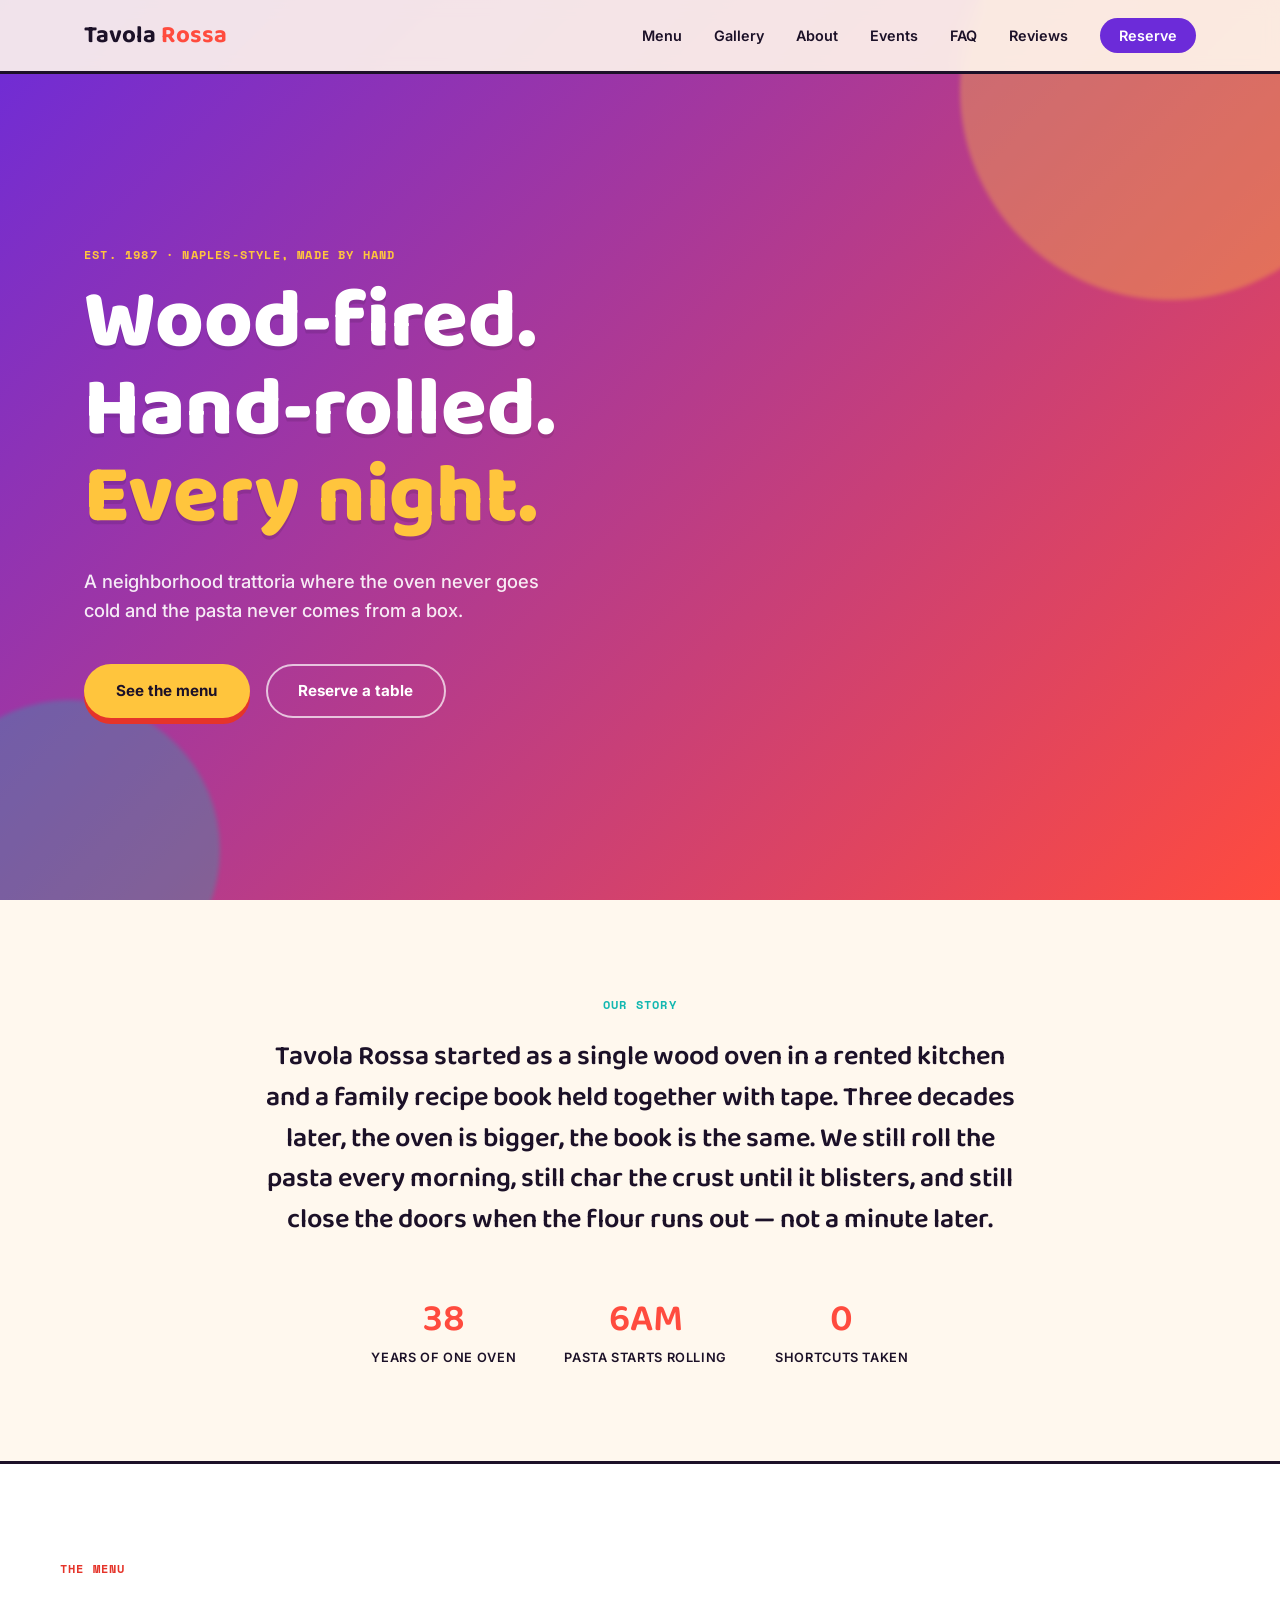
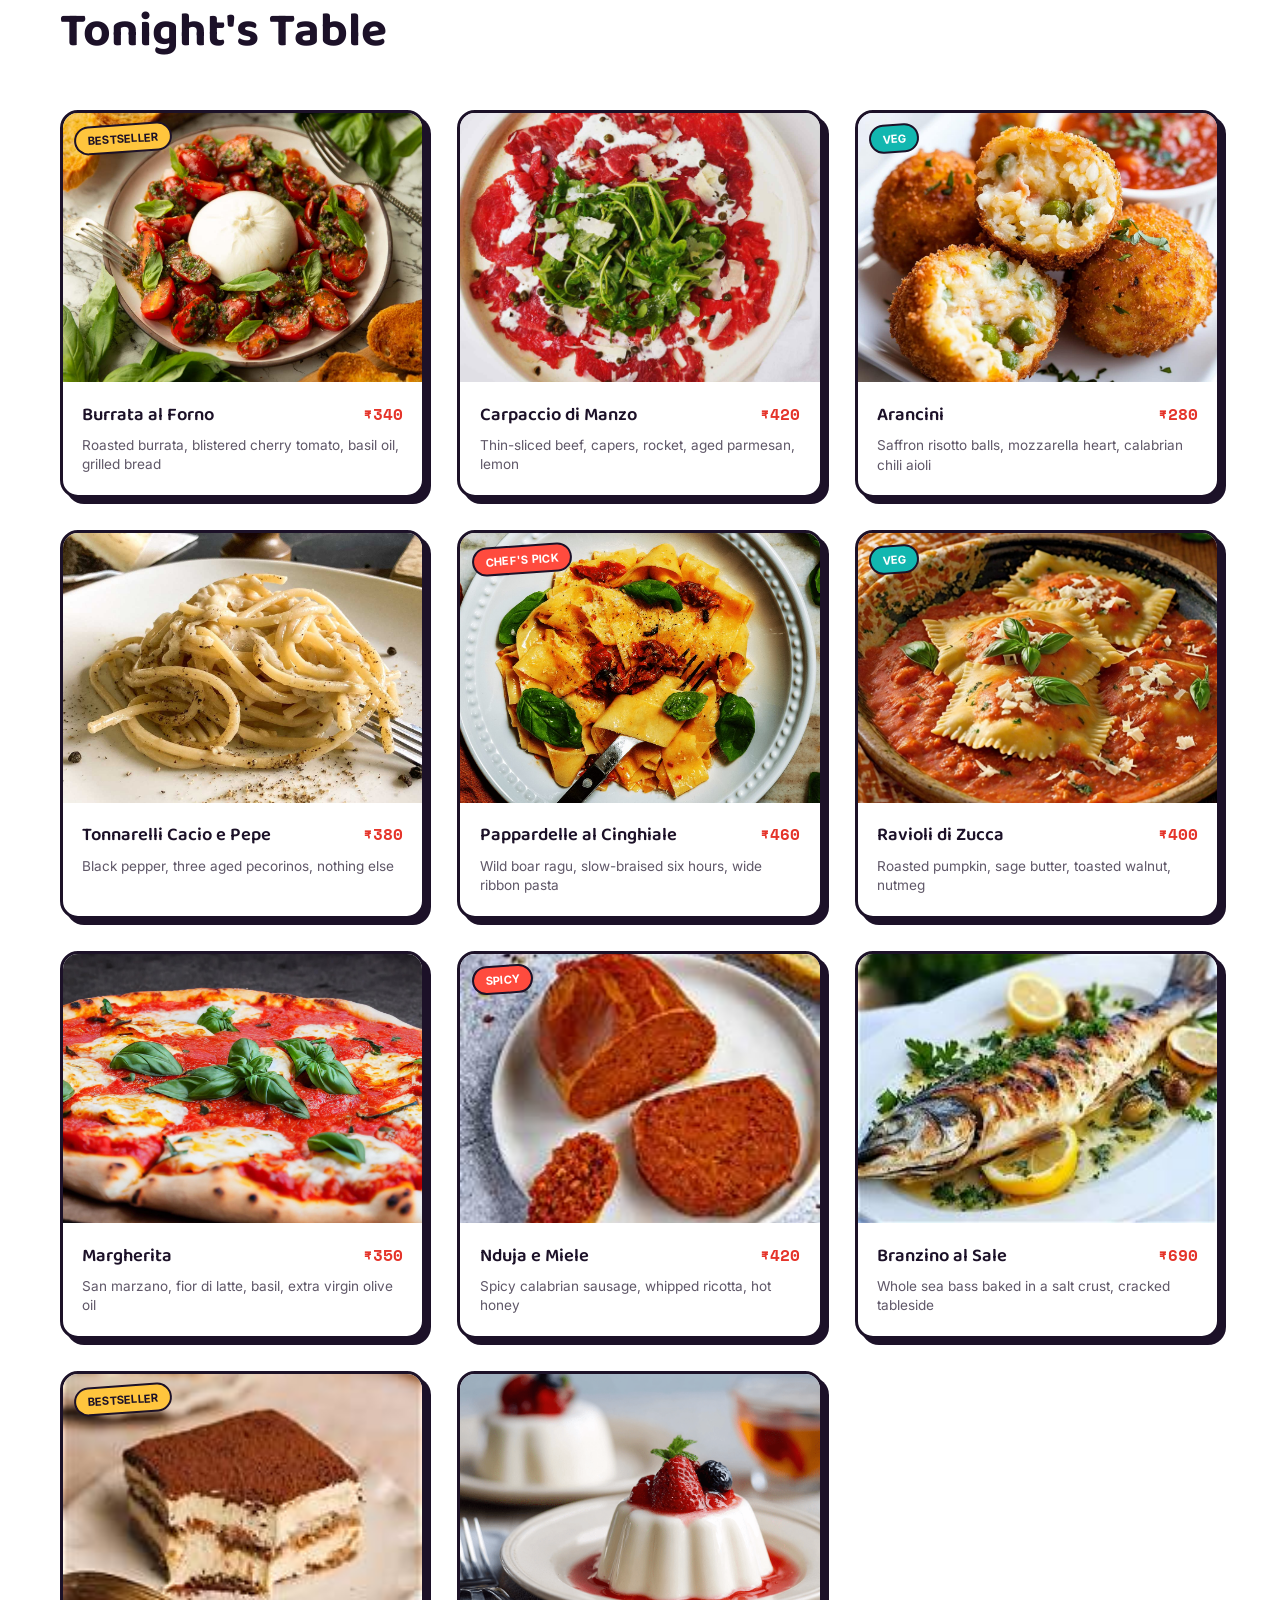
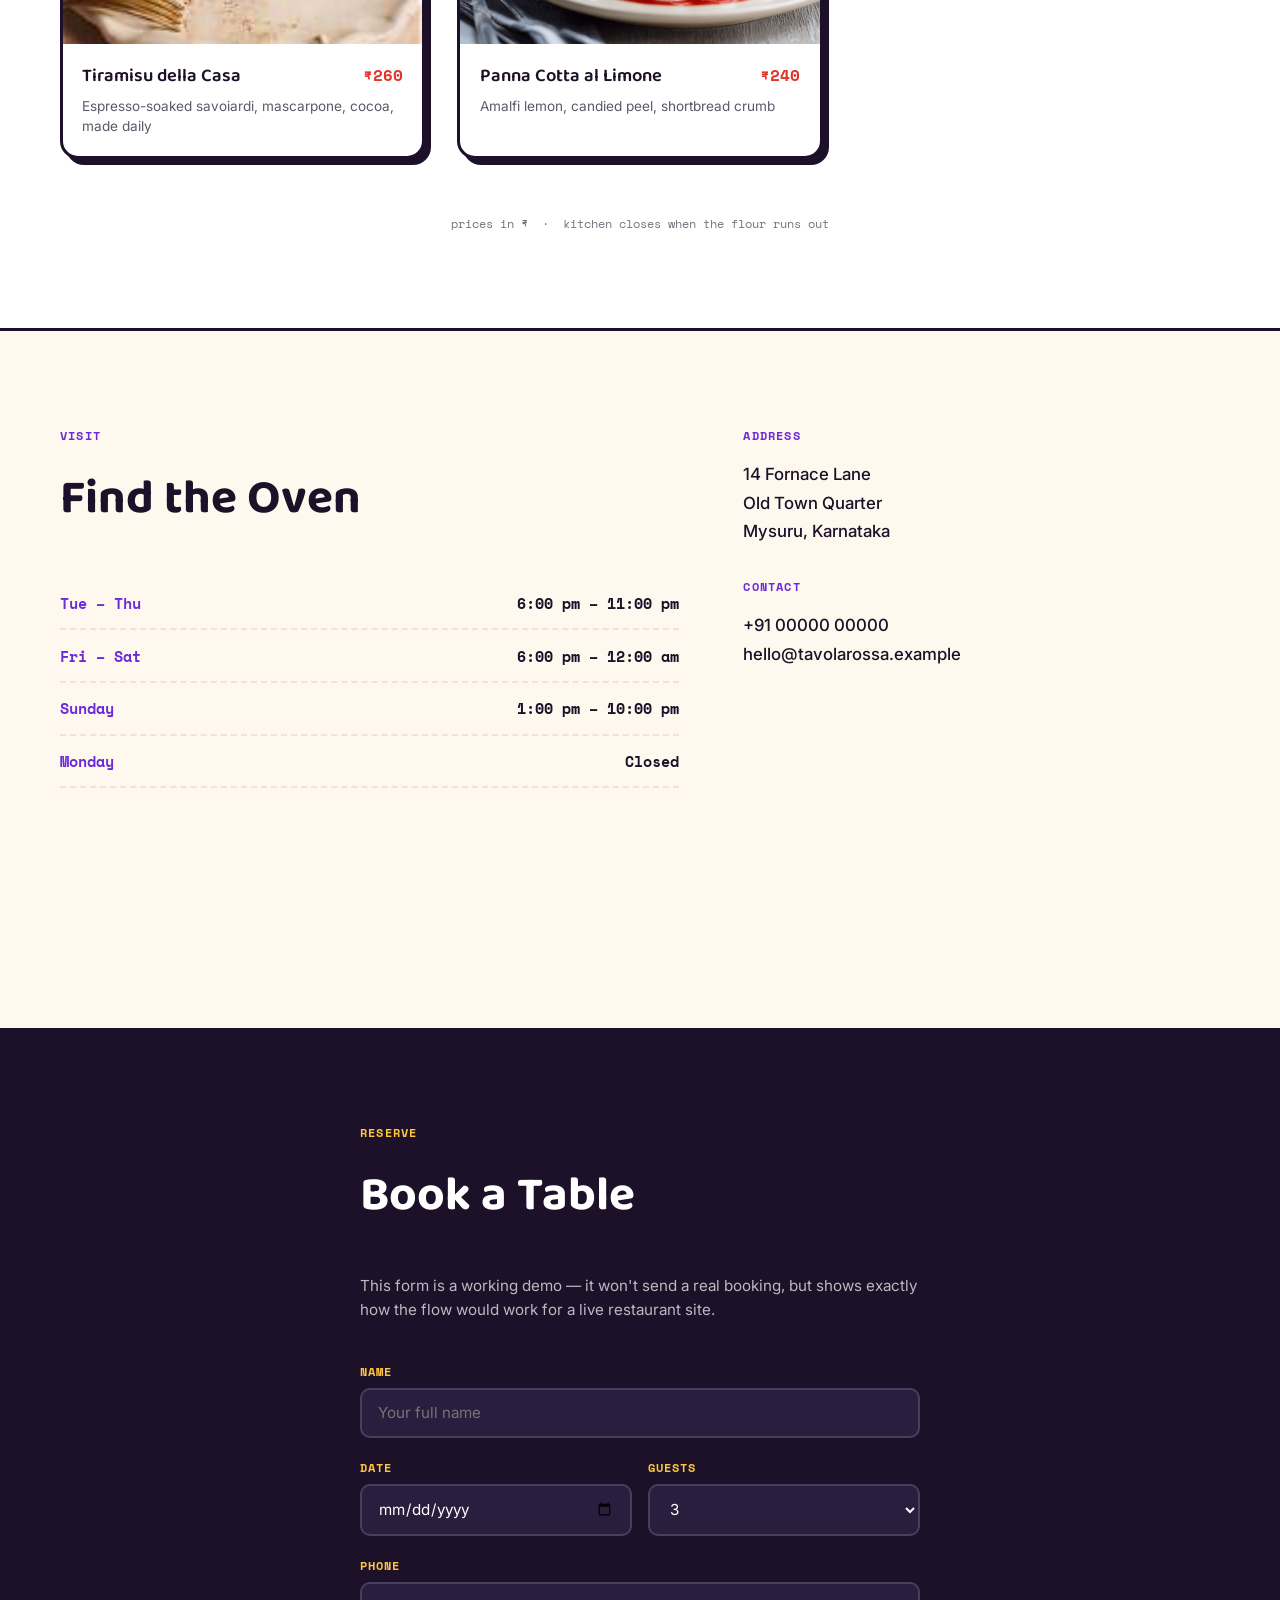
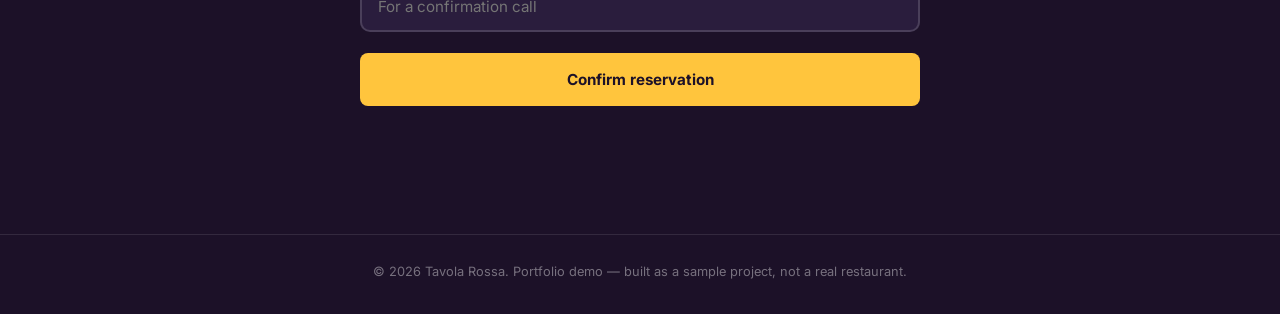
<file: index.html>
<!DOCTYPE html>
<html lang="en">
<head>
<meta charset="UTF-8">
<meta name="viewport" content="width=device-width, initial-scale=1.0">
<title>Tavola Rossa — Wood-Fired Trattoria</title>
<link rel="preconnect" href="https://fonts.googleapis.com">
<link href="https://fonts.googleapis.com/css2?family=Baloo+2:wght@500;600;700;800&family=Inter:wght@400;500;600;700&family=Space+Mono:wght@400;700&display=swap" rel="stylesheet">
<link rel="stylesheet" href="style.css">
<style>
  /* Scroll-reveal — self-contained, works regardless of style.css version */
  .fade-up { opacity: 0; transform: translateY(18px); transition: opacity 0.6s ease, transform 0.6s ease; }
  .fade-up.in-view { opacity: 1; transform: translateY(0); }
</style>
</head>
<body>

  <!-- NAV -->
  <header class="nav" id="nav">
    <div class="nav-inner">
      <a href="#top" class="brand">Tavola <span>Rossa</span></a>
       <nav class="nav-links">
        <a href="index.html#menu">Menu</a>
        <a href="gallery.html">Gallery</a>
        <a href="about.html">About</a>
        <a href="events.html">Events</a>
        <a href="faq.html">FAQ</a>
        <a href="reviews.html">Reviews</a>
        <a href="index.html#reserve" class="nav-cta">Reserve</a>
      </nav>
      <button class="nav-toggle" id="navToggle" aria-label="Open menu">
        <span></span><span></span><span></span>
      </button>
    </div>
  </header>

  <!-- HERO -->
  <section class="hero" id="top">
    <div class="hero-blob blob-1" aria-hidden="true"></div>
    <div class="hero-blob blob-2" aria-hidden="true"></div>
    <div class="hero-inner">
      <p class="eyebrow">Est. 1987 &middot; Naples-style, made by hand</p>
      <h1 class="hero-title">Wood-fired.<br>Hand-rolled.<br><span class="hl">Every night.</span></h1>
      <p class="hero-sub">A neighborhood trattoria where the oven never goes cold and the pasta never comes from a box.</p>
      <div class="hero-actions">
        <a href="#menu" class="btn btn-primary">See the menu</a>
        <a href="#reserve" class="btn btn-ghost">Reserve a table</a>
      </div>
    </div>
  </section>

  <!-- STORY -->
  <section class="story" id="story">
    <div class="story-inner fade-up">
      <div class="story-tag">Our story</div>
      <p class="story-text">Tavola Rossa started as a single wood oven in a rented kitchen and a family recipe book held together with tape. Three decades later, the oven is bigger, the book is the same. We still roll the pasta every morning, still char the crust until it blisters, and still close the doors when the flour runs out &mdash; not a minute later.</p>
      <div class="story-stats">
        <div><span>38</span>years of one oven</div>
        <div><span>6am</span>pasta starts rolling</div>
        <div><span>0</span>shortcuts taken</div>
      </div>
    </div>
  </section>

  <!-- MENU -->
  <section class="menu" id="menu">
    <div class="menu-inner">
      <p class="eyebrow eyebrow-dark">The Menu</p>
      <h2 class="section-title">Tonight's Table</h2>

      <div class="menu-grid">

        <article class="dish-card">
          <div class="dish-photo">
            <img src="images/burrata.jpg" alt="Burrata al Forno">
            <div class="dish-fallback">🧀</div>
            <span class="badge badge-yellow">Bestseller</span>
          </div>
          <div class="dish-body">
            <div class="dish-line"><h3>Burrata al Forno</h3><span class="price">₹340</span></div>
            <p class="dish-desc">Roasted burrata, blistered cherry tomato, basil oil, grilled bread</p>
          </div>
        </article>

        <article class="dish-card">
          <div class="dish-photo">
            <img src="images/carpaccio.jpg" alt="Carpaccio di Manzo">
            <div class="dish-fallback">🥩</div>
          </div>
          <div class="dish-body">
            <div class="dish-line"><h3>Carpaccio di Manzo</h3><span class="price">₹420</span></div>
            <p class="dish-desc">Thin-sliced beef, capers, rocket, aged parmesan, lemon</p>
          </div>
        </article>

        <article class="dish-card">
          <div class="dish-photo">
            <img src="images/arancini.jpg" alt="Arancini">
            <div class="dish-fallback">🍙</div>
            <span class="badge badge-teal">Veg</span>
          </div>
          <div class="dish-body">
            <div class="dish-line"><h3>Arancini</h3><span class="price">₹280</span></div>
            <p class="dish-desc">Saffron risotto balls, mozzarella heart, calabrian chili aioli</p>
          </div>
        </article>

        <article class="dish-card">
          <div class="dish-photo">
            <img src="images/cacio-e-pepe.jpg" alt="Tonnarelli Cacio e Pepe">
            <div class="dish-fallback">🍝</div>
          </div>
          <div class="dish-body">
            <div class="dish-line"><h3>Tonnarelli Cacio e Pepe</h3><span class="price">₹380</span></div>
            <p class="dish-desc">Black pepper, three aged pecorinos, nothing else</p>
          </div>
        </article>

        <article class="dish-card">
          <div class="dish-photo">
            <img src="images/pappardelle.jpg" alt="Pappardelle al Cinghiale">
            <div class="dish-fallback">🍜</div>
            <span class="badge badge-coral">Chef's Pick</span>
          </div>
          <div class="dish-body">
            <div class="dish-line"><h3>Pappardelle al Cinghiale</h3><span class="price">₹460</span></div>
            <p class="dish-desc">Wild boar ragu, slow-braised six hours, wide ribbon pasta</p>
          </div>
        </article>

        <article class="dish-card">
          <div class="dish-photo">
            <img src="images/ravioli.jpeg" alt="Ravioli di Zucca">
            <div class="dish-fallback">🥟</div>
            <span class="badge badge-teal">Veg</span>
          </div>
          <div class="dish-body">
            <div class="dish-line"><h3>Ravioli di Zucca</h3><span class="price">₹400</span></div>
            <p class="dish-desc">Roasted pumpkin, sage butter, toasted walnut, nutmeg</p>
          </div>
        </article>

        <article class="dish-card">
          <div class="dish-photo">
            <img src="images/margherita.jpg" alt="Margherita Pizza">
            <div class="dish-fallback">🍕</div>
          </div>
          <div class="dish-body">
            <div class="dish-line"><h3>Margherita</h3><span class="price">₹350</span></div>
            <p class="dish-desc">San marzano, fior di latte, basil, extra virgin olive oil</p>
          </div>
        </article>

        <article class="dish-card">
          <div class="dish-photo">
            <img src="images/nduja.jpg" alt="Nduja e Miele Pizza">
            <div class="dish-fallback">🌶️</div>
            <span class="badge badge-coral">Spicy</span>
          </div>
          <div class="dish-body">
            <div class="dish-line"><h3>Nduja e Miele</h3><span class="price">₹420</span></div>
            <p class="dish-desc">Spicy calabrian sausage, whipped ricotta, hot honey</p>
          </div>
        </article>

        <article class="dish-card">
          <div class="dish-photo">
            <img src="images/branzino.jpg" alt="Branzino al Sale">
            <div class="dish-fallback">🐟</div>
          </div>
          <div class="dish-body">
            <div class="dish-line"><h3>Branzino al Sale</h3><span class="price">₹690</span></div>
            <p class="dish-desc">Whole sea bass baked in a salt crust, cracked tableside</p>
          </div>
        </article>

        <article class="dish-card">
          <div class="dish-photo">
            <img src="images/tiramisu.jpg" alt="Tiramisu della Casa">
            <div class="dish-fallback">🍰</div>
            <span class="badge badge-yellow">Bestseller</span>
          </div>
          <div class="dish-body">
            <div class="dish-line"><h3>Tiramisu della Casa</h3><span class="price">₹260</span></div>
            <p class="dish-desc">Espresso-soaked savoiardi, mascarpone, cocoa, made daily</p>
          </div>
        </article>

        <article class="dish-card">
          <div class="dish-photo">
            <img src="images/panna-cotta.png" alt="Panna Cotta al Limone">
            <div class="dish-fallback">🍮</div>
          </div>
          <div class="dish-body">
            <div class="dish-line"><h3>Panna Cotta al Limone</h3><span class="price">₹240</span></div>
            <p class="dish-desc">Amalfi lemon, candied peel, shortbread crumb</p>
          </div>
        </article>

      </div>
      <p class="menu-note">prices in ₹ &nbsp;&middot;&nbsp; kitchen closes when the flour runs out</p>
    </div>
  </section>

  <!-- VISIT -->
  <section class="visit" id="visit">
    <div class="visit-inner fade-up">
      <div class="visit-block">
        <p class="eyebrow">Visit</p>
        <h2 class="section-title">Find the Oven</h2>
        <ul class="hours">
          <li><span>Tue &ndash; Thu</span><span>6:00 pm &ndash; 11:00 pm</span></li>
          <li><span>Fri &ndash; Sat</span><span>6:00 pm &ndash; 12:00 am</span></li>
          <li><span>Sunday</span><span>1:00 pm &ndash; 10:00 pm</span></li>
          <li><span>Monday</span><span>Closed</span></li>
        </ul>
      </div>
      <div class="visit-block">
        <p class="eyebrow">Address</p>
        <p class="address">14 Fornace Lane<br>Old Town Quarter<br>Mysuru, Karnataka</p>
        <p class="eyebrow">Contact</p>
        <p class="address">+91 00000 00000<br>hello@tavolarossa.example</p>
        <iframe
          src="https://maps.google.com/maps?q=Mysuru%2C%20Karnataka&z=14&output=embed"
          width="100%" height="220"
          style="border:0; border-radius:12px; margin-top:0.5rem;"
          loading="lazy"
          title="Map location">
        </iframe>
      </div>
    </div>
  </section>

  <!-- RESERVE -->
  <section class="reserve" id="reserve">
    <div class="reserve-inner fade-up">
      <p class="eyebrow eyebrow-dark">Reserve</p>
      <h2 class="section-title">Book a Table</h2>
      <p class="reserve-sub">This form is a working demo &mdash; it won't send a real booking, but shows exactly how the flow would work for a live restaurant site.</p>
      <form id="reserveForm" class="reserve-form" novalidate>
        <div class="form-row">
          <label for="name">Name</label>
          <input type="text" id="name" name="name" required placeholder="Your full name" pattern="[A-Za-z\s]+" title="Letters only">
        </div>
        <div class="form-row form-row-split">
          <div>
            <label for="date">Date</label>
            <input type="date" id="date" name="date" required>
          </div>
          <div>
            <label for="guests">Guests</label>
            <select id="guests" name="guests">
              <option>1</option><option>2</option><option selected>3</option><option>4</option><option>5+</option>
            </select>
          </div>
        </div>
        <div class="form-row">
          <label for="phone">Phone</label>
          <input type="tel" id="phone" name="phone" required placeholder="For a confirmation call" inputmode="numeric" pattern="[0-9]{7,15}" title="Numbers only, 7 to 15 digits">
        </div>
        <button type="submit" class="btn btn-primary btn-full">Confirm reservation</button>
        <p class="form-status" id="formStatus" role="status"></p>
      </form>
    </div>
  </section>

  <footer class="footer">
    <p>&copy; 2026 Tavola Rossa. Portfolio demo &mdash; built as a sample project, not a real restaurant.</p>
  </footer>

  <script src="script.js"></script>
  <script>
    // Self-contained scroll-reveal — works regardless of script.js version
    const fadeObserver = new IntersectionObserver((entries) => {
      entries.forEach(entry => {
        if (entry.isIntersecting) {
          entry.target.classList.add('in-view');
          fadeObserver.unobserve(entry.target);
        }
      });
    }, { threshold: 0.15 });
    document.querySelectorAll('.fade-up').forEach(el => fadeObserver.observe(el));
  </script>
</body>
</html>
</file>
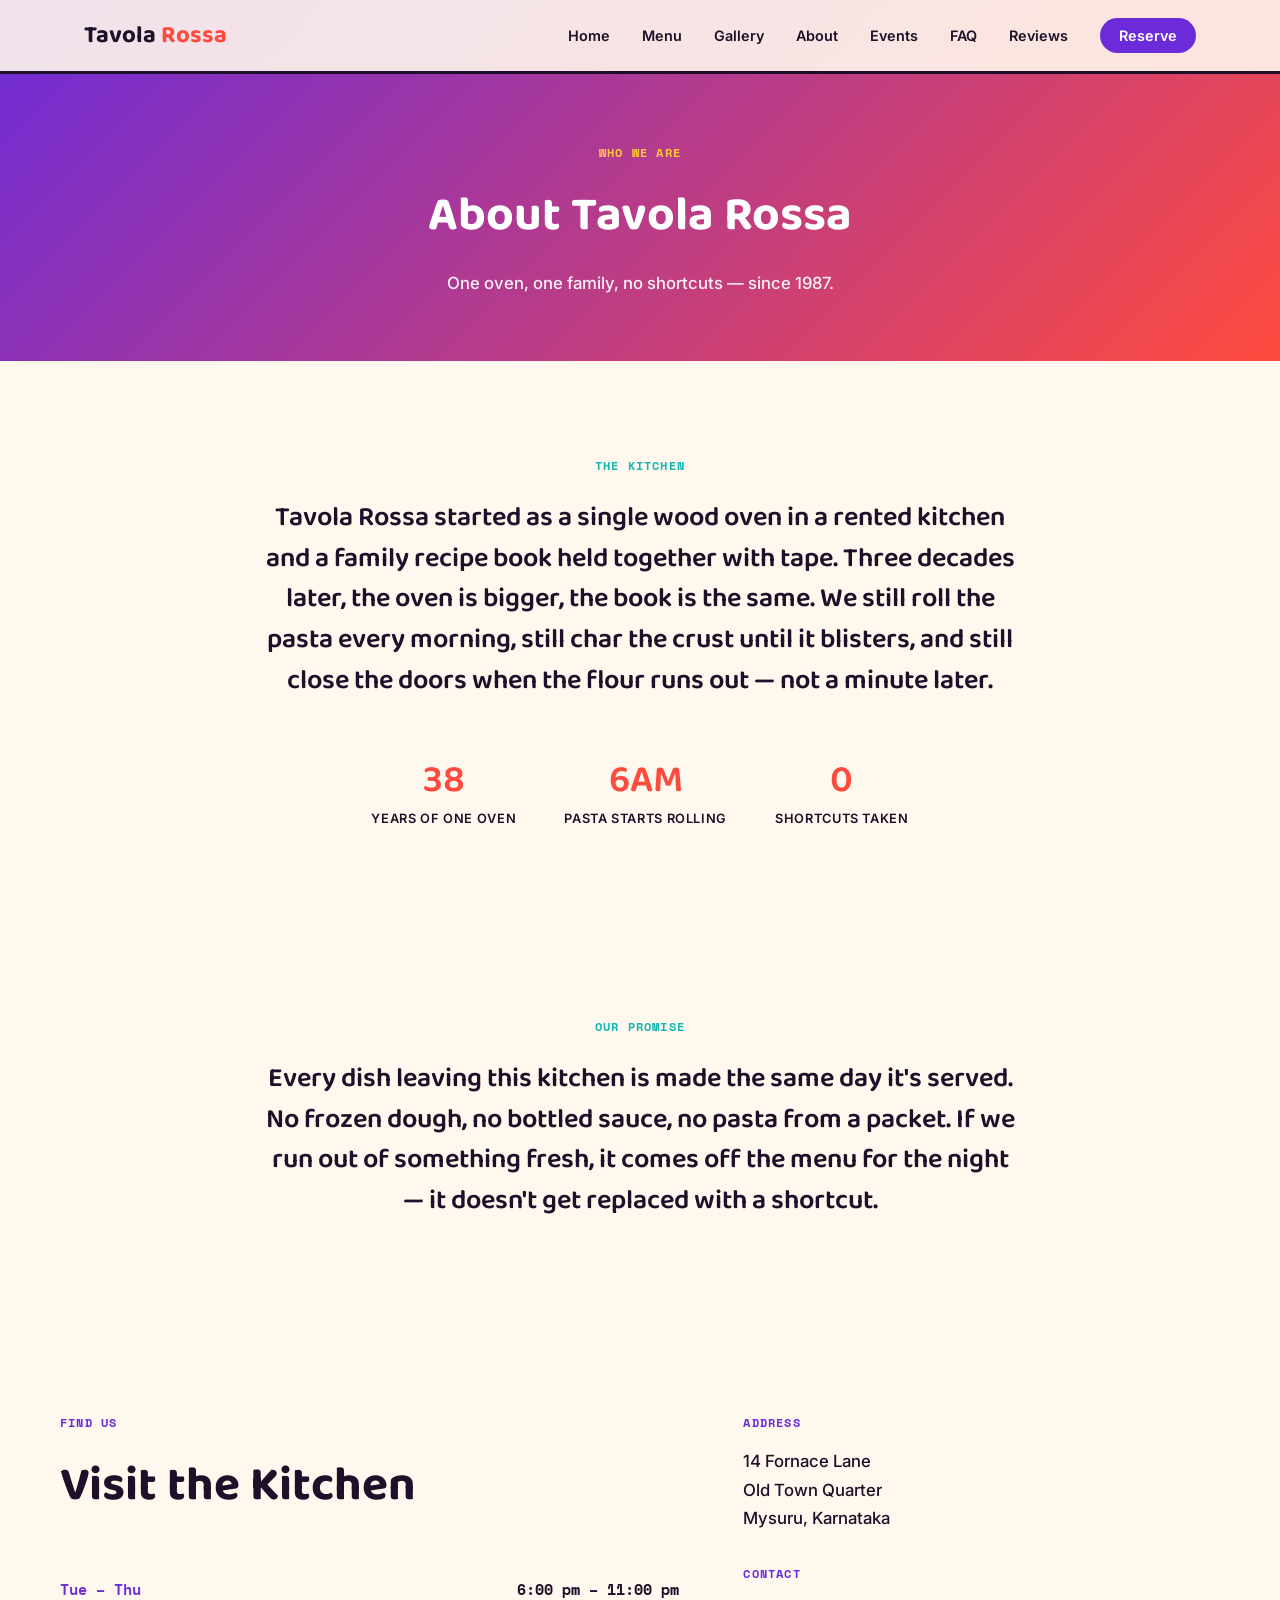
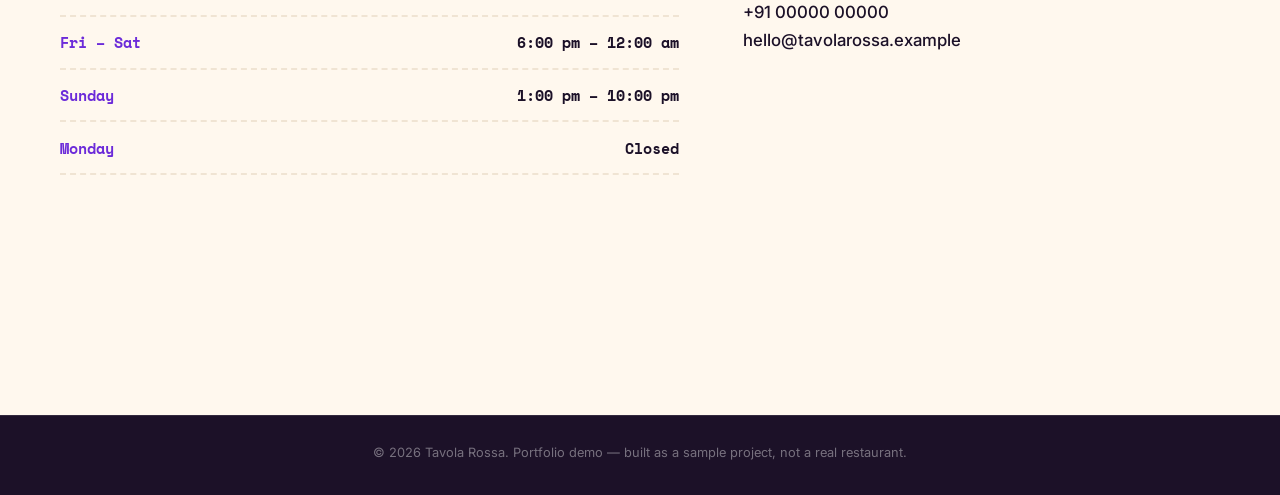
<file: about.html>
<!DOCTYPE html>
<html lang="en">
<head>
<meta charset="UTF-8">
<meta name="viewport" content="width=device-width, initial-scale=1.0">
<title>About — Tavola Rossa</title>
<link rel="preconnect" href="https://fonts.googleapis.com">
<link href="https://fonts.googleapis.com/css2?family=Baloo+2:wght@500;600;700;800&family=Inter:wght@400;500;600;700&family=Space+Mono:wght@400;700&display=swap" rel="stylesheet">
<link rel="stylesheet" href="style.css">
<style>
  .page-hero {
    background: linear-gradient(135deg, #6C2BD9 0%, #FF4B3E 100%);
    padding: 9rem 1.5rem 4rem;
    text-align: center;
  }
  .page-hero-inner { max-width: 700px; margin: 0 auto; }
  .page-eyebrow {
    font-family: 'Space Mono', monospace;
    font-size: 0.75rem;
    letter-spacing: 0.1em;
    text-transform: uppercase;
    color: #FFC53D;
    font-weight: 700;
    margin: 0 0 1rem;
  }
  .page-title {
    font-family: 'Baloo 2', sans-serif;
    font-size: clamp(2.1rem, 4vw, 3rem);
    font-weight: 700;
    color: #ffffff;
    margin: 0 0 1rem;
  }
  .page-sub {
    color: rgba(255,255,255,0.92);
    font-size: 1.05rem;
    line-height: 1.6;
    font-weight: 500;
    margin: 0;
  }
  /* Scroll-reveal — self-contained, works regardless of style.css version */
  .fade-up { opacity: 0; transform: translateY(18px); transition: opacity 0.6s ease, transform 0.6s ease; }
  .fade-up.in-view { opacity: 1; transform: translateY(0); }
</style>
</head>
<body>

  <header class="nav" id="nav">
    <div class="nav-inner">
      <a href="index.html" class="brand">Tavola <span>Rossa</span></a>
      <nav class="nav-links">
        <a href="index.html">Home</a>
        <a href="index.html#menu">Menu</a>
        <a href="gallery.html">Gallery</a>
        <a href="about.html">About</a>
        <a href="events.html">Events</a>
        <a href="faq.html">FAQ</a>
        <a href="reviews.html">Reviews</a>
        <a href="index.html#reserve" class="nav-cta">Reserve</a>
      </nav>
      <button class="nav-toggle" id="navToggle" aria-label="Open menu">
        <span></span><span></span><span></span>
      </button>
    </div>
  </header>

  <section class="page-hero">
    <div class="page-hero-inner">
      <p class="page-eyebrow">Who we are</p>
      <h1 class="page-title">About Tavola Rossa</h1>
      <p class="page-sub">One oven, one family, no shortcuts — since 1987.</p>
    </div>
  </section>

  <section class="story">
    <div class="story-inner fade-up">
      <div class="story-tag">The kitchen</div>
      <p class="story-text">Tavola Rossa started as a single wood oven in a rented kitchen and a family recipe book held together with tape. Three decades later, the oven is bigger, the book is the same. We still roll the pasta every morning, still char the crust until it blisters, and still close the doors when the flour runs out &mdash; not a minute later.</p>
      <div class="story-stats">
        <div><span>38</span>years of one oven</div>
        <div><span>6am</span>pasta starts rolling</div>
        <div><span>0</span>shortcuts taken</div>
      </div>
    </div>
  </section>

  <section class="story">
    <div class="story-inner fade-up">
      <div class="story-tag">Our promise</div>
      <p class="story-text">Every dish leaving this kitchen is made the same day it's served. No frozen dough, no bottled sauce, no pasta from a packet. If we run out of something fresh, it comes off the menu for the night &mdash; it doesn't get replaced with a shortcut.</p>
    </div>
  </section>

  <section class="visit">
    <div class="visit-inner fade-up">
      <div class="visit-block">
        <p class="eyebrow">Find us</p>
        <h2 class="section-title">Visit the Kitchen</h2>
        <ul class="hours">
          <li><span>Tue &ndash; Thu</span><span>6:00 pm &ndash; 11:00 pm</span></li>
          <li><span>Fri &ndash; Sat</span><span>6:00 pm &ndash; 12:00 am</span></li>
          <li><span>Sunday</span><span>1:00 pm &ndash; 10:00 pm</span></li>
          <li><span>Monday</span><span>Closed</span></li>
        </ul>
      </div>
      <div class="visit-block">
        <p class="eyebrow">Address</p>
        <p class="address">14 Fornace Lane<br>Old Town Quarter<br>Mysuru, Karnataka</p>
        <p class="eyebrow">Contact</p>
        <p class="address">+91 00000 00000<br>hello@tavolarossa.example</p>
        <iframe
          src="https://maps.google.com/maps?q=Mysuru%2C%20Karnataka&z=14&output=embed"
          width="100%" height="220"
          style="border:0; border-radius:12px; margin-top:0.5rem;"
          loading="lazy"
          title="Map location">
        </iframe>
      </div>
    </div>
  </section>

  <footer class="footer">
    <p>&copy; 2026 Tavola Rossa. Portfolio demo &mdash; built as a sample project, not a real restaurant.</p>
  </footer>

  <script src="script.js"></script>
  <script>
    const fadeObserver = new IntersectionObserver((entries) => {
      entries.forEach(entry => {
        if (entry.isIntersecting) {
          entry.target.classList.add('in-view');
          fadeObserver.unobserve(entry.target);
        }
      });
    }, { threshold: 0.15 });
    document.querySelectorAll('.fade-up').forEach(el => fadeObserver.observe(el));
  </script>
</body>
</html>
</file>
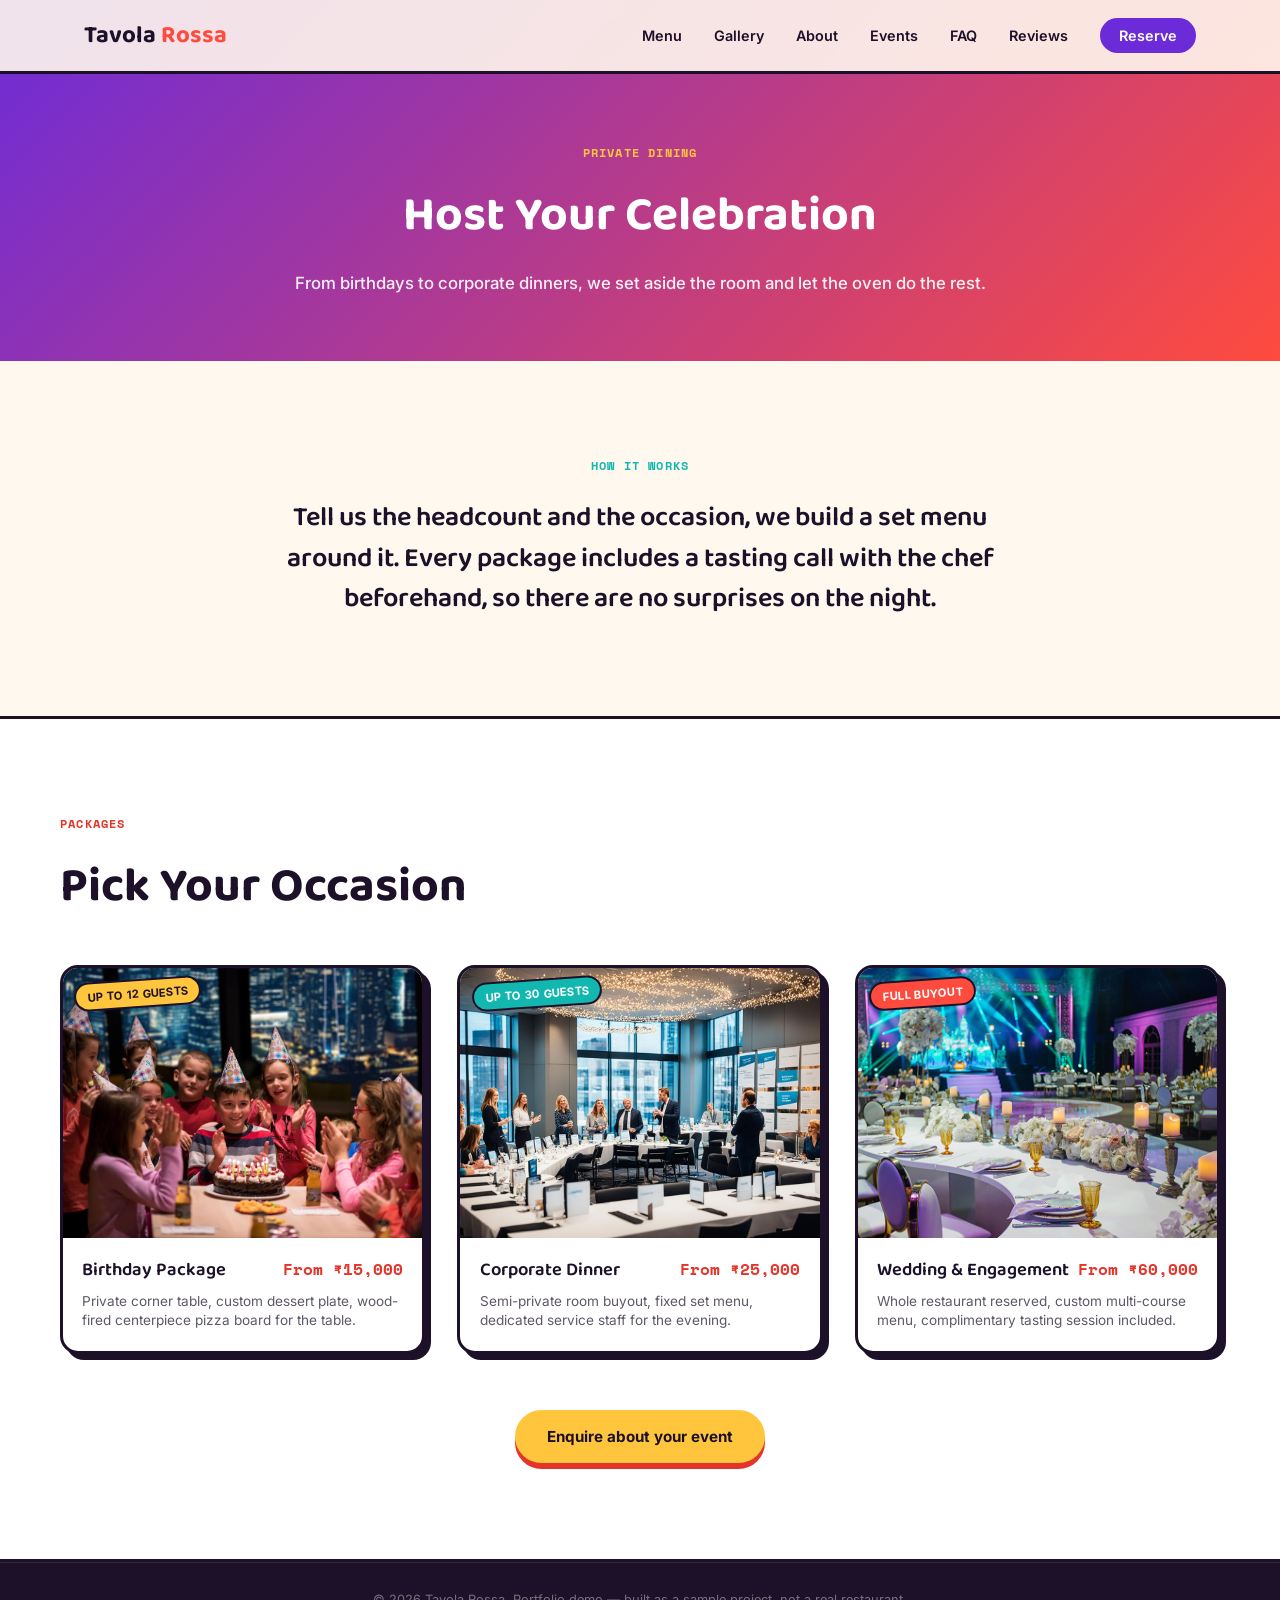
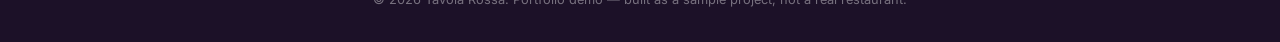
<file: events.html>
<!DOCTYPE html>
<html lang="en">
<head>
<meta charset="UTF-8">
<meta name="viewport" content="width=device-width, initial-scale=1.0">
<title>Events & Private Dining — Tavola Rossa</title>
<link rel="preconnect" href="https://fonts.googleapis.com">
<link href="https://fonts.googleapis.com/css2?family=Baloo+2:wght@500;600;700;800&family=Inter:wght@400;500;600;700&family=Space+Mono:wght@400;700&display=swap" rel="stylesheet">
<link rel="stylesheet" href="style.css">
<style>
  /* Self-contained hero — does not depend on style.css, so it always displays correctly */
  .page-hero {
    background: linear-gradient(135deg, #6C2BD9 0%, #FF4B3E 100%);
    padding: 9rem 1.5rem 4rem;
    text-align: center;
  }
  .page-hero-inner { max-width: 700px; margin: 0 auto; }
  .page-eyebrow {
    font-family: 'Space Mono', monospace;
    font-size: 0.75rem;
    letter-spacing: 0.1em;
    text-transform: uppercase;
    color: #FFC53D;
    font-weight: 700;
    margin: 0 0 1rem;
  }
  .page-title {
    font-family: 'Baloo 2', sans-serif;
    font-size: clamp(2.1rem, 4vw, 3rem);
    font-weight: 700;
    color: #ffffff;
    margin: 0 0 1rem;
  }
  .page-sub {
    color: rgba(255,255,255,0.92);
    font-size: 1.05rem;
    line-height: 1.6;
    font-weight: 500;
    margin: 0;
  }
  /* Scroll-reveal — self-contained, works regardless of style.css version */
  .fade-up { opacity: 0; transform: translateY(18px); transition: opacity 0.6s ease, transform 0.6s ease; }
  .fade-up.in-view { opacity: 1; transform: translateY(0); }
</style>
</head>
<body>

  <header class="nav" id="nav">
    <div class="nav-inner">
      <a href="index.html" class="brand">Tavola <span>Rossa</span></a>
      <nav class="nav-links">
        <a href="index.html#menu">Menu</a>
        <a href="gallery.html">Gallery</a>
        <a href="about.html">About</a>
        <a href="events.html">Events</a>
        <a href="faq.html">FAQ</a>
        <a href="reviews.html">Reviews</a>
        <a href="index.html#reserve" class="nav-cta">Reserve</a>
      </nav>
      <button class="nav-toggle" id="navToggle" aria-label="Open menu">
        <span></span><span></span><span></span>
      </button>
    </div>
  </header>

  <section class="page-hero">
    <div class="page-hero-inner">
      <p class="page-eyebrow">Private Dining</p>
      <h1 class="page-title">Host Your Celebration</h1>
      <p class="page-sub">From birthdays to corporate dinners, we set aside the room and let the oven do the rest.</p>
    </div>
  </section>

  <section class="story">
    <div class="story-inner fade-up">
      <div class="story-tag">How it works</div>
      <p class="story-text">Tell us the headcount and the occasion, we build a set menu around it. Every package includes a tasting call with the chef beforehand, so there are no surprises on the night.</p>
    </div>
  </section>

  <section class="menu">
    <div class="menu-inner">
      <p class="eyebrow eyebrow-dark">Packages</p>
      <h2 class="section-title">Pick Your Occasion</h2>

      <div class="menu-grid fade-up">

        <article class="dish-card">
          <div class="dish-photo">
            <img src="images/event-birthday.jpg" alt="Birthday Package">
            <div class="dish-fallback">🎉</div>
            <span class="badge badge-yellow">Up to 12 guests</span>
          </div>
          <div class="dish-body">
            <div class="dish-line"><h3>Birthday Package</h3><span class="price">From ₹15,000</span></div>
            <p class="dish-desc">Private corner table, custom dessert plate, wood-fired centerpiece pizza board for the table.</p>
          </div>
        </article>

        <article class="dish-card">
          <div class="dish-photo">
            <img src="images/event-corporate.jpg" alt="Corporate Dinner Package">
            <div class="dish-fallback">🥂</div>
            <span class="badge badge-teal">Up to 30 guests</span>
          </div>
          <div class="dish-body">
            <div class="dish-line"><h3>Corporate Dinner</h3><span class="price">From ₹25,000</span></div>
            <p class="dish-desc">Semi-private room buyout, fixed set menu, dedicated service staff for the evening.</p>
          </div>
        </article>

        <article class="dish-card">
          <div class="dish-photo">
            <img src="images/event-wedding.jpg" alt="Wedding and Engagement Package">
            <div class="dish-fallback">💍</div>
            <span class="badge badge-coral">Full buyout</span>
          </div>
          <div class="dish-body">
            <div class="dish-line"><h3>Wedding & Engagement</h3><span class="price">From ₹60,000</span></div>
            <p class="dish-desc">Whole restaurant reserved, custom multi-course menu, complimentary tasting session included.</p>
          </div>
        </article>

      </div>

      <div style="text-align:center; margin-top:3.5rem;">
        <a href="index.html#reserve" class="btn btn-primary">Enquire about your event</a>
      </div>
    </div>
  </section>

  <footer class="footer">
    <p>&copy; 2026 Tavola Rossa. Portfolio demo &mdash; built as a sample project, not a real restaurant.</p>
  </footer>

  <script src="script.js"></script>
  <script>
    const fadeObserver = new IntersectionObserver((entries) => {
      entries.forEach(entry => {
        if (entry.isIntersecting) {
          entry.target.classList.add('in-view');
          fadeObserver.unobserve(entry.target);
        }
      });
    }, { threshold: 0.15 });
    document.querySelectorAll('.fade-up').forEach(el => fadeObserver.observe(el));
  </script>
</body>
</html>
</file>
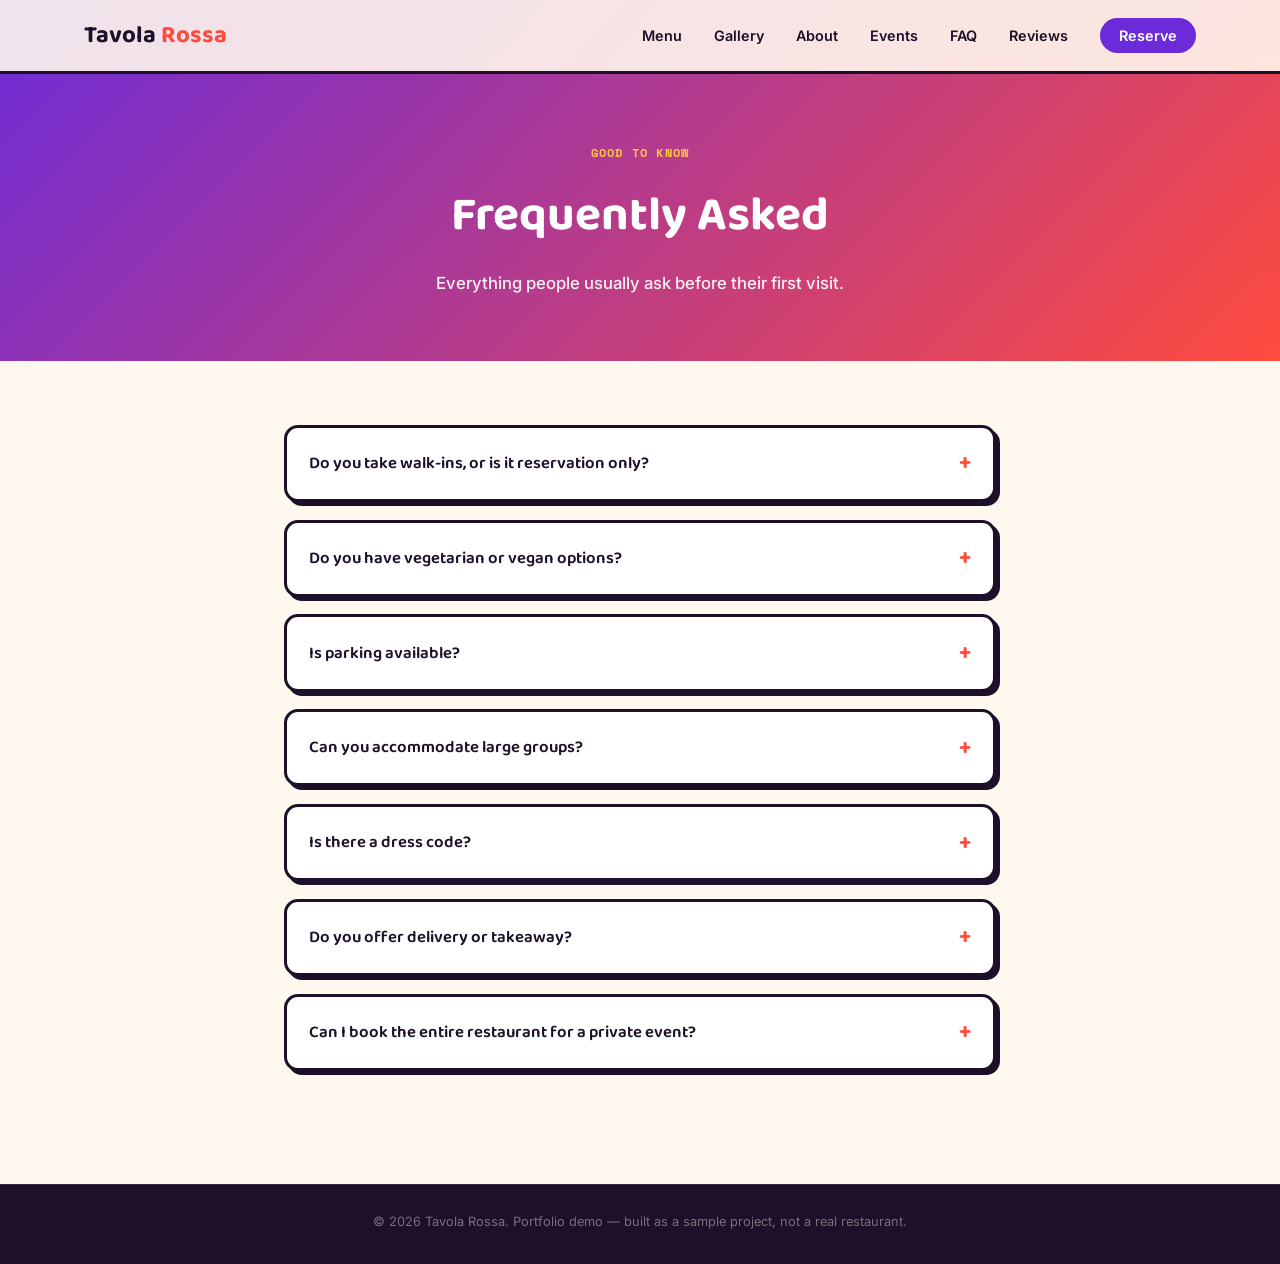
<file: faq.html>
<!DOCTYPE html>
<html lang="en">
<head>
<meta charset="UTF-8">
<meta name="viewport" content="width=device-width, initial-scale=1.0">
<title>FAQ — Tavola Rossa</title>
<link rel="preconnect" href="https://fonts.googleapis.com">
<link href="https://fonts.googleapis.com/css2?family=Baloo+2:wght@500;600;700;800&family=Inter:wght@400;500;600;700&family=Space+Mono:wght@400;700&display=swap" rel="stylesheet">
<link rel="stylesheet" href="style.css">
<style>
  /* Page-specific accordion styling — scoped to this file only, uses the color variables from style.css */
  .faq-list { max-width: 760px; margin: 0 auto; padding: 4rem 1.5rem 6rem; }
  .faq-item {
    background: #fff;
    border: 3px solid #1C1128;
    border-radius: 14px;
    margin-bottom: 1.1rem;
    box-shadow: 4px 4px 0 #1C1128;
    overflow: hidden;
  }
  .faq-item summary {
    padding: 1.1rem 1.4rem;
    font-family: var(--display);
    font-weight: 600;
    font-size: 1.05rem;
    cursor: pointer;
    list-style: none;
    display: flex;
    justify-content: space-between;
    align-items: center;
  }
  .faq-item summary::-webkit-details-marker { display: none; }
  .faq-item summary::after {
    content: '+';
    font-size: 1.4rem;
    color: #FF4B3E;
    font-weight: 700;
    margin-left: 1rem;
  }
  .faq-item[open] summary::after { content: '–'; }
  .faq-item p {
    padding: 0 1.4rem 1.3rem;
    font-size: 0.95rem;
    line-height: 1.6;
    color: #1C1128;
    opacity: 0.8;
  }
  /* Self-contained hero — does not depend on style.css, so it always displays correctly */
  .page-hero {
    background: linear-gradient(135deg, #6C2BD9 0%, #FF4B3E 100%);
    padding: 9rem 1.5rem 4rem;
    text-align: center;
  }
  .page-hero-inner { max-width: 700px; margin: 0 auto; }
  .page-eyebrow {
    font-family: 'Space Mono', monospace;
    font-size: 0.75rem;
    letter-spacing: 0.1em;
    text-transform: uppercase;
    color: #FFC53D;
    font-weight: 700;
    margin: 0 0 1rem;
  }
  .page-title {
    font-family: 'Baloo 2', sans-serif;
    font-size: clamp(2.1rem, 4vw, 3rem);
    font-weight: 700;
    color: #ffffff;
    margin: 0 0 1rem;
  }
  .page-sub {
    color: rgba(255,255,255,0.92);
    font-size: 1.05rem;
    line-height: 1.6;
    font-weight: 500;
    margin: 0;
  }
  /* Scroll-reveal — self-contained, works regardless of style.css version */
  .fade-up { opacity: 0; transform: translateY(18px); transition: opacity 0.6s ease, transform 0.6s ease; }
  .fade-up.in-view { opacity: 1; transform: translateY(0); }
</style>
</head>
<body>

  <header class="nav" id="nav">
    <div class="nav-inner">
      <a href="index.html" class="brand">Tavola <span>Rossa</span></a>
      <nav class="nav-links">
        <a href="index.html#menu">Menu</a>
        <a href="gallery.html">Gallery</a>
        <a href="about.html">About</a>
        <a href="events.html">Events</a>
        <a href="faq.html">FAQ</a>
        <a href="reviews.html">Reviews</a>
        <a href="index.html#reserve" class="nav-cta">Reserve</a>
      </nav>
      <button class="nav-toggle" id="navToggle" aria-label="Open menu">
        <span></span><span></span><span></span>
      </button>
    </div>
  </header>

  <section class="page-hero">
    <div class="page-hero-inner">
      <p class="page-eyebrow">Good to know</p>
      <h1 class="page-title">Frequently Asked</h1>
      <p class="page-sub">Everything people usually ask before their first visit.</p>
    </div>
  </section>

  <section class="faq-list fade-up">

    <details class="faq-item">
      <summary>Do you take walk-ins, or is it reservation only?</summary>
      <p>Walk-ins are welcome, but tables fill fast on weekends. We'd recommend reserving ahead for Friday and Saturday nights to avoid a wait.</p>
    </details>

    <details class="faq-item">
      <summary>Do you have vegetarian or vegan options?</summary>
      <p>Yes — several vegetarian dishes are marked on the menu. For vegan requests, let our staff know when you order and the kitchen can adjust most pasta and pizza dishes.</p>
    </details>

    <details class="faq-item">
      <summary>Is parking available?</summary>
      <p>There's free street parking along Fornace Lane, and a paid parking lot two minutes' walk from the entrance.</p>
    </details>

    <details class="faq-item">
      <summary>Can you accommodate large groups?</summary>
      <p>For groups above 8, we recommend calling ahead so we can prepare a table setup in advance. For anything above 12, check our <a href="events.html">Events page</a> for private dining options.</p>
    </details>

    <details class="faq-item">
      <summary>Is there a dress code?</summary>
      <p>Smart casual is fine. No strict dress code, but we'd suggest avoiding beachwear for the evening seating.</p>
    </details>

    <details class="faq-item">
      <summary>Do you offer delivery or takeaway?</summary>
      <p>Currently dine-in only. We're a small kitchen and prefer every dish leaves the oven straight to your table.</p>
    </details>

    <details class="faq-item">
      <summary>Can I book the entire restaurant for a private event?</summary>
      <p>Yes — full buyouts are available for weddings, engagements, and large corporate events. See the <a href="events.html">Events & Private Dining</a> page for packages and pricing.</p>
    </details>

  </section>

  <footer class="footer">
    <p>&copy; 2026 Tavola Rossa. Portfolio demo &mdash; built as a sample project, not a real restaurant.</p>
  </footer>

  <script src="script.js"></script>
  <script>
    const fadeObserver = new IntersectionObserver((entries) => {
      entries.forEach(entry => {
        if (entry.isIntersecting) {
          entry.target.classList.add('in-view');
          fadeObserver.unobserve(entry.target);
        }
      });
    }, { threshold: 0.15 });
    document.querySelectorAll('.fade-up').forEach(el => fadeObserver.observe(el));
  </script>
</body>
</html>
</file>
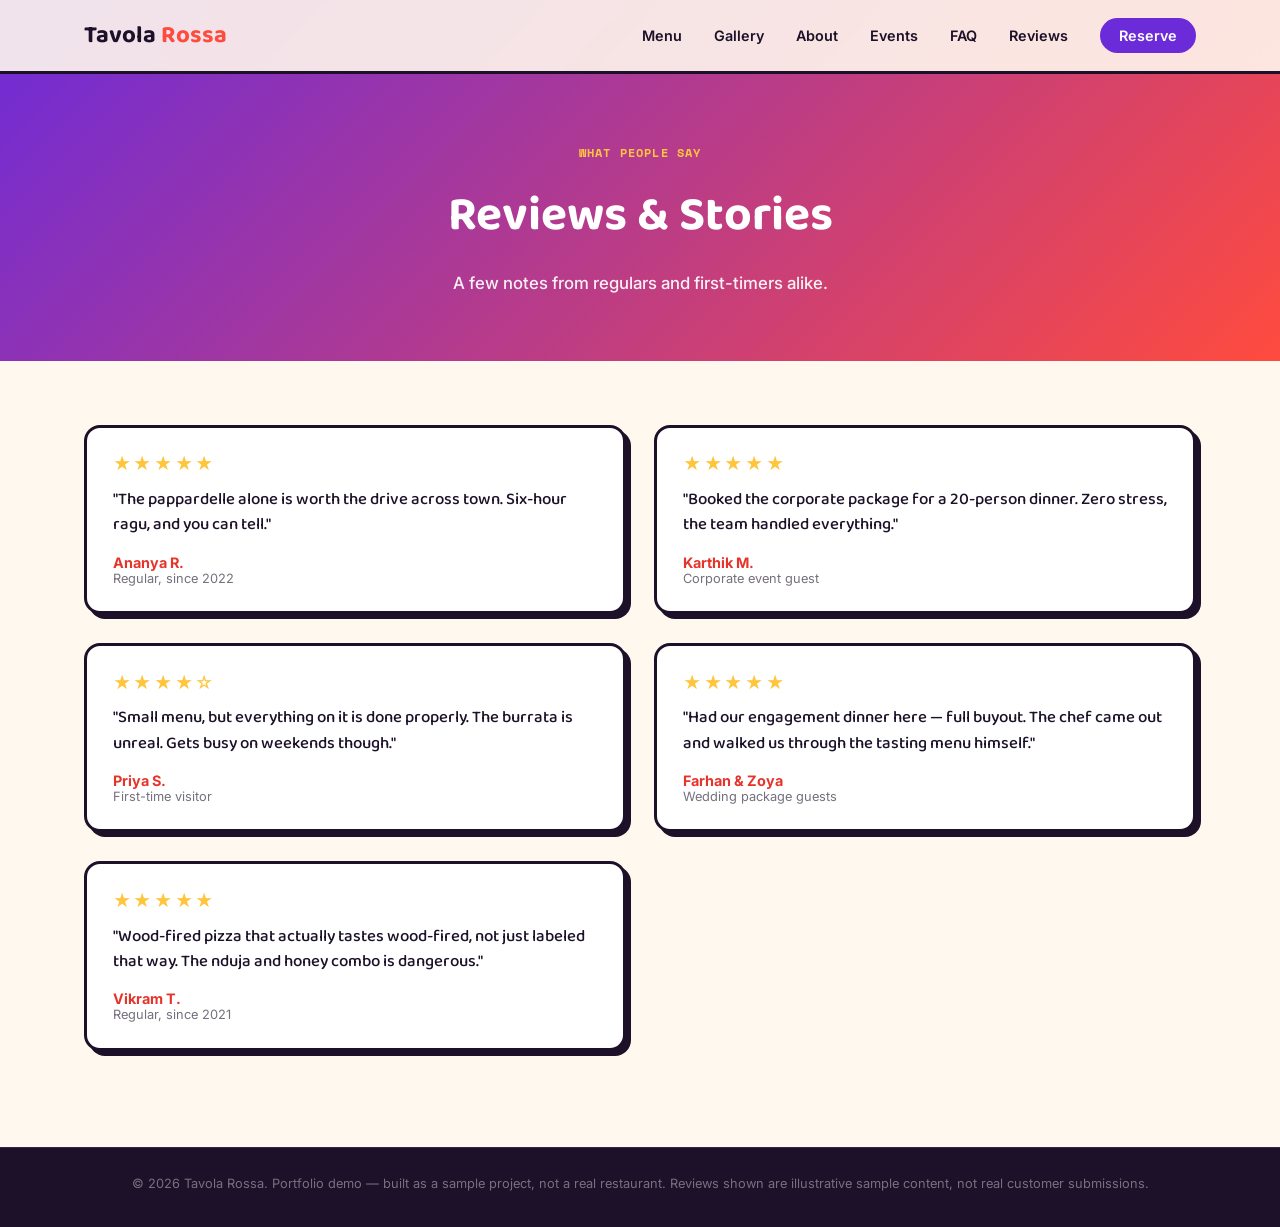
<file: reviews.html>
<!DOCTYPE html>
<html lang="en">
<head>
<meta charset="UTF-8">
<meta name="viewport" content="width=device-width, initial-scale=1.0">
<title>Reviews — Tavola Rossa</title>
<link rel="preconnect" href="https://fonts.googleapis.com">
<link href="https://fonts.googleapis.com/css2?family=Baloo+2:wght@500;600;700;800&family=Inter:wght@400;500;600;700&family=Space+Mono:wght@400;700&display=swap" rel="stylesheet">
<link rel="stylesheet" href="style.css">
<style>
  /* Page-specific review card styling — scoped to this file only, uses colors from style.css */
  .reviews-grid {
    max-width: 1160px;
    margin: 0 auto;
    padding: 4rem 1.5rem 6rem;
    display: grid;
    grid-template-columns: repeat(2, 1fr);
    gap: 1.8rem;
  }
  .review-card {
    background: #fff;
    border: 3px solid #1C1128;
    border-radius: 16px;
    padding: 1.6rem;
    box-shadow: 5px 5px 0 #1C1128;
  }
  .review-stars { color: #FFC53D; font-size: 1.1rem; letter-spacing: 0.15em; margin-bottom: 0.8rem; }
  .review-quote { font-family: 'Baloo 2', sans-serif; font-size: 1.05rem; font-weight: 500; line-height: 1.5; margin-bottom: 1rem; color: #1C1128; }
  .review-name { font-family: 'Inter', sans-serif; font-weight: 700; font-size: 0.9rem; color: #E5342A; }
  .review-role { font-size: 0.8rem; opacity: 0.6; color: #1C1128; }
  @media (max-width: 800px) { .reviews-grid { grid-template-columns: 1fr; } }

  /* Self-contained hero — does not depend on style.css, so it always displays correctly */
  .page-hero {
    background: linear-gradient(135deg, #6C2BD9 0%, #FF4B3E 100%);
    padding: 9rem 1.5rem 4rem;
    text-align: center;
  }
  .page-hero-inner { max-width: 700px; margin: 0 auto; }
  .page-eyebrow {
    font-family: 'Space Mono', monospace;
    font-size: 0.75rem;
    letter-spacing: 0.1em;
    text-transform: uppercase;
    color: #FFC53D;
    font-weight: 700;
    margin: 0 0 1rem;
  }
  .page-title {
    font-family: 'Baloo 2', sans-serif;
    font-size: clamp(2.1rem, 4vw, 3rem);
    font-weight: 700;
    color: #ffffff;
    margin: 0 0 1rem;
  }
  .page-sub {
    color: rgba(255,255,255,0.92);
    font-size: 1.05rem;
    line-height: 1.6;
    font-weight: 500;
    margin: 0;
  }
  /* Scroll-reveal — self-contained, works regardless of style.css version */
  .fade-up { opacity: 0; transform: translateY(18px); transition: opacity 0.6s ease, transform 0.6s ease; }
  .fade-up.in-view { opacity: 1; transform: translateY(0); }
</style>
</head>
<body>

  <header class="nav" id="nav">
    <div class="nav-inner">
      <a href="index.html" class="brand">Tavola <span>Rossa</span></a>
      <nav class="nav-links">
        <a href="index.html#menu">Menu</a>
        <a href="gallery.html">Gallery</a>
        <a href="about.html">About</a>
        <a href="events.html">Events</a>
        <a href="faq.html">FAQ</a>
        <a href="reviews.html">Reviews</a>
        <a href="index.html#reserve" class="nav-cta">Reserve</a>
      </nav>
      <button class="nav-toggle" id="navToggle" aria-label="Open menu">
        <span></span><span></span><span></span>
      </button>
    </div>
  </header>

  <section class="page-hero">
    <div class="page-hero-inner">
      <p class="page-eyebrow">What people say</p>
      <h1 class="page-title">Reviews & Stories</h1>
      <p class="page-sub">A few notes from regulars and first-timers alike.</p>
    </div>
  </section>

  <section class="reviews-grid fade-up">

    <div class="review-card">
      <div class="review-stars">★★★★★</div>
      <p class="review-quote">"The pappardelle alone is worth the drive across town. Six-hour ragu, and you can tell."</p>
      <p class="review-name">Ananya R.</p>
      <p class="review-role">Regular, since 2022</p>
    </div>

    <div class="review-card">
      <div class="review-stars">★★★★★</div>
      <p class="review-quote">"Booked the corporate package for a 20-person dinner. Zero stress, the team handled everything."</p>
      <p class="review-name">Karthik M.</p>
      <p class="review-role">Corporate event guest</p>
    </div>

    <div class="review-card">
      <div class="review-stars">★★★★☆</div>
      <p class="review-quote">"Small menu, but everything on it is done properly. The burrata is unreal. Gets busy on weekends though."</p>
      <p class="review-name">Priya S.</p>
      <p class="review-role">First-time visitor</p>
    </div>

    <div class="review-card">
      <div class="review-stars">★★★★★</div>
      <p class="review-quote">"Had our engagement dinner here — full buyout. The chef came out and walked us through the tasting menu himself."</p>
      <p class="review-name">Farhan & Zoya</p>
      <p class="review-role">Wedding package guests</p>
    </div>

    <div class="review-card">
      <div class="review-stars">★★★★★</div>
      <p class="review-quote">"Wood-fired pizza that actually tastes wood-fired, not just labeled that way. The nduja and honey combo is dangerous."</p>
      <p class="review-name">Vikram T.</p>
      <p class="review-role">Regular, since 2021</p>
    </div>

  </section>

  <footer class="footer">
    <p>&copy; 2026 Tavola Rossa. Portfolio demo &mdash; built as a sample project, not a real restaurant. Reviews shown are illustrative sample content, not real customer submissions.</p>
  </footer>

  <script src="script.js"></script>
  <script>
    const fadeObserver = new IntersectionObserver((entries) => {
      entries.forEach(entry => {
        if (entry.isIntersecting) {
          entry.target.classList.add('in-view');
          fadeObserver.unobserve(entry.target);
        }
      });
    }, { threshold: 0.15 });
    document.querySelectorAll('.fade-up').forEach(el => fadeObserver.observe(el));
  </script>
</body>
</html>
</file>
<file: style.css>
/* ---------- Tokens ---------- */
:root {
  --ink: #1C1128;
  --coral: #FF4B3E;
  --coral-dark: #E5342A;
  --purple: #6C2BD9;
  --purple-dark: #4E1EA6;
  --yellow: #FFC53D;
  --teal: #12B7B0;
  --bg: #FFF8EE;
  --card: #FFFFFF;
  --line: #F0E4D3;

  --display: 'Baloo 2', sans-serif;
  --body: 'Inter', sans-serif;
  --mono: 'Space Mono', monospace;

  --max: 1160px;
}

* { box-sizing: border-box; }
html { scroll-behavior: smooth; }
body {
  margin: 0;
  font-family: var(--body);
  color: var(--ink);
  background: var(--bg);
  -webkit-font-smoothing: antialiased;
}
h1, h2, h3 { font-family: var(--display); margin: 0; }
p { margin: 0; }
a { color: inherit; text-decoration: none; }
ul { list-style: none; margin: 0; padding: 0; }
img { max-width: 100%; display: block; }

.eyebrow {
  font-family: var(--mono);
  font-size: 0.75rem;
  letter-spacing: 0.1em;
  text-transform: uppercase;
  color: var(--purple);
  margin-bottom: 1rem;
  display: block;
  font-weight: 700;
}
.eyebrow-dark { color: var(--coral-dark); }

.section-title {
  font-size: clamp(2.1rem, 4vw, 3rem);
  font-weight: 700;
  margin-bottom: 2.5rem;
  color: var(--ink);
}

.btn {
  display: inline-block;
  padding: 0.95rem 1.9rem;
  border-radius: 999px;
  font-family: var(--body);
  font-weight: 700;
  font-size: 0.95rem;
  cursor: pointer;
  border: 2px solid transparent;
  transition: transform 0.2s ease, box-shadow 0.2s ease;
}
.btn:focus-visible { outline: 2px solid var(--ink); outline-offset: 3px; }
.btn-primary { background: var(--yellow); color: var(--ink); box-shadow: 0 6px 0 var(--coral-dark); }
.btn-primary:hover { transform: translateY(-2px); box-shadow: 0 8px 0 var(--coral-dark); }
.btn-primary:active { transform: translateY(2px); box-shadow: 0 2px 0 var(--coral-dark); }
.btn-ghost { border-color: rgba(255,255,255,0.7); color: #fff; }
.btn-ghost:hover { background: rgba(255,255,255,0.15); }
.btn-full { width: 100%; box-shadow: none; border-radius: 8px; }
.btn-full:hover { transform: none; }

/* ---------- Nav ---------- */
.nav {
  position: fixed;
  top: 0; left: 0; right: 0;
  z-index: 50;
  background: rgba(255,248,238,0.9);
  backdrop-filter: blur(8px);
  border-bottom: 3px solid var(--ink);
}
.nav-inner {
  max-width: var(--max);
  margin: 0 auto;
  padding: 1rem 1.5rem;
  display: flex;
  align-items: center;
  justify-content: space-between;
}
.brand {
  font-family: var(--display);
  font-size: 1.5rem;
  font-weight: 700;
  color: var(--ink);
}
.brand span { color: var(--coral); }
.nav-links {
  display: flex;
  align-items: center;
  gap: 2rem;
}
.nav-links a {
  color: var(--ink);
  font-weight: 600;
  font-size: 0.9rem;
}
.nav-links a:hover { color: var(--coral); }
.nav-cta {
  background: var(--purple);
  color: #fff !important;
  padding: 0.55rem 1.2rem;
  border-radius: 999px;
}
.nav-cta:hover { background: var(--purple-dark); color: #fff !important; }
.nav-toggle { display: none; flex-direction: column; gap: 5px; background: none; border: none; cursor: pointer; padding: 0.5rem; }
.nav-toggle span { width: 22px; height: 3px; border-radius: 2px; background: var(--ink); }

/* ---------- Hero ---------- */
.hero {
  position: relative;
  min-height: 100vh;
  display: flex;
  align-items: center;
  background: linear-gradient(135deg, var(--purple) 0%, var(--coral) 100%);
  overflow: hidden;
  padding-top: 4rem;
}
.hero-blob {
  position: absolute;
  border-radius: 50%;
  filter: blur(2px);
  opacity: 0.5;
}
.blob-1 { width: 420px; height: 420px; background: var(--yellow); top: -120px; right: -100px; opacity: 0.35; }
.blob-2 { width: 300px; height: 300px; background: var(--teal); bottom: -100px; left: -80px; opacity: 0.3; }

.hero-inner {
  position: relative;
  max-width: var(--max);
  margin: 0 auto;
  padding: 2rem 1.5rem;
  width: 100%;
}
.hero-title {
  font-size: clamp(2.8rem, 7vw, 5.2rem);
  color: #fff;
  font-weight: 800;
  line-height: 1.05;
  max-width: 14ch;
  text-shadow: 0 4px 0 rgba(0,0,0,0.1);
}
.hero-title .hl { color: var(--yellow); }
.hero-sub {
  color: rgba(255,255,255,0.9);
  font-size: 1.15rem;
  max-width: 40ch;
  margin: 1.6rem 0 2.4rem;
  line-height: 1.6;
  font-weight: 500;
}
.hero-actions { display: flex; gap: 1rem; flex-wrap: wrap; }
.hero .eyebrow { color: var(--yellow); }

/* ---------- Story ---------- */
.story { padding: 6rem 1.5rem; background: var(--bg); }
.story-inner { max-width: 760px; margin: 0 auto; text-align: center; }
.story-tag {
  font-family: var(--mono);
  font-size: 0.75rem;
  letter-spacing: 0.1em;
  text-transform: uppercase;
  color: var(--teal);
  margin-bottom: 1.5rem;
  font-weight: 700;
}
.story-text {
  font-family: var(--display);
  font-size: clamp(1.3rem, 2.5vw, 1.7rem);
  line-height: 1.5;
  color: var(--ink);
  font-weight: 600;
}
.story-stats {
  display: flex;
  justify-content: center;
  gap: 3rem;
  margin-top: 3rem;
  flex-wrap: wrap;
}
.story-stats div {
  font-family: var(--body);
  font-size: 0.8rem;
  color: var(--ink);
  text-transform: uppercase;
  letter-spacing: 0.05em;
  font-weight: 600;
}
.story-stats span {
  display: block;
  font-family: var(--display);
  font-size: 2.4rem;
  color: var(--coral);
  letter-spacing: 0;
}

/* ---------- Menu ---------- */
.menu { background: #fff; padding: 6rem 1.5rem; border-top: 3px solid var(--ink); border-bottom: 3px solid var(--ink); }
.menu-inner { max-width: var(--max); margin: 0 auto; }
.menu-grid {
  display: grid;
  grid-template-columns: repeat(3, 1fr);
  gap: 2rem;
}
.dish-card {
  background: var(--card);
  border: 3px solid var(--ink);
  border-radius: 18px;
  overflow: hidden;
  transition: transform 0.25s ease, box-shadow 0.25s ease, opacity 0.5s ease;
  box-shadow: 6px 6px 0 var(--ink);
  opacity: 0;
  transform: translateY(14px);
}
.dish-card.in-view { opacity: 1; transform: translateY(0); }
.dish-card.in-view:hover { transform: translate(-3px, -3px); box-shadow: 9px 9px 0 var(--ink); }
.dish-photo {
  position: relative;
  aspect-ratio: 4 / 3;
  background: linear-gradient(135deg, var(--purple), var(--coral));
  overflow: hidden;
}
.dish-photo img { width: 100%; height: 100%; object-fit: cover; }
.dish-fallback {
  display: none;
  width: 100%; height: 100%;
  align-items: center; justify-content: center;
  font-size: 3.5rem;
}
.dish-photo.img-error img { display: none; }
.dish-photo.img-error .dish-fallback { display: flex; }
.badge {
  position: absolute;
  top: 0.7rem;
  left: 0.7rem;
  font-family: var(--body);
  font-weight: 700;
  font-size: 0.7rem;
  text-transform: uppercase;
  letter-spacing: 0.03em;
  padding: 0.35rem 0.7rem;
  border-radius: 999px;
  border: 2px solid var(--ink);
  transform: rotate(-4deg);
  color: var(--ink);
}
.badge-yellow { background: var(--yellow); }
.badge-coral { background: var(--coral); color: #fff; }
.badge-teal { background: var(--teal); color: #fff; }
.dish-body { padding: 1.1rem 1.2rem 1.3rem; }
.dish-line { display: flex; justify-content: space-between; align-items: baseline; gap: 0.5rem; }
.dish-line h3 { font-size: 1.15rem; font-weight: 600; }
.price {
  font-family: var(--mono);
  font-weight: 700;
  color: var(--coral-dark);
  white-space: nowrap;
}
.dish-desc {
  font-size: 0.85rem;
  color: var(--ink);
  opacity: 0.7;
  margin-top: 0.4rem;
  line-height: 1.4;
}
.menu-note {
  margin-top: 3.5rem;
  text-align: center;
  font-family: var(--mono);
  font-size: 0.75rem;
  color: var(--ink);
  opacity: 0.6;
}

/* ---------- Visit ---------- */
.visit { padding: 6rem 1.5rem; background: var(--bg); }
.visit-inner {
  max-width: var(--max);
  margin: 0 auto;
  display: grid;
  grid-template-columns: 1.3fr 1fr;
  gap: 4rem;
}
.hours li {
  display: flex;
  justify-content: space-between;
  padding: 0.9rem 0;
  border-bottom: 2px dashed var(--line);
  font-family: var(--mono);
  font-size: 0.95rem;
  font-weight: 700;
}
.hours li span:first-child { color: var(--purple); }
.address {
  font-size: 1.05rem;
  line-height: 1.7;
  margin-bottom: 2rem;
  color: var(--ink);
  font-weight: 500;
}

/* ---------- Reserve ---------- */
.reserve { background: var(--ink); padding: 6rem 1.5rem; }
.reserve-inner { max-width: 560px; margin: 0 auto; }
.reserve .section-title, .reserve-sub { color: #fff; }
.reserve .eyebrow-dark { color: var(--yellow); }
.reserve-sub { display: block; opacity: 0.7; margin-bottom: 2.5rem; line-height: 1.6; font-size: 0.95rem; }
.form-row { margin-bottom: 1.3rem; }
.form-row-split { display: grid; grid-template-columns: 1fr 1fr; gap: 1rem; }
.reserve-form label {
  display: block;
  font-family: var(--mono);
  font-size: 0.75rem;
  text-transform: uppercase;
  letter-spacing: 0.08em;
  color: var(--yellow);
  margin-bottom: 0.5rem;
  font-weight: 700;
}
.reserve-form input, .reserve-form select {
  width: 100%;
  padding: 0.85rem 1rem;
  background: #2A1D3D;
  border: 2px solid rgba(255,255,255,0.15);
  color: #fff;
  font-family: var(--body);
  font-size: 0.95rem;
  border-radius: 10px;
}
.reserve-form input:focus, .reserve-form select:focus {
  outline: none;
  border-color: var(--yellow);
}
.form-status {
  margin-top: 1rem;
  font-family: var(--mono);
  font-size: 0.85rem;
  color: var(--teal);
  min-height: 1.2em;
}

/* ---------- Footer ---------- */
.footer {
  background: var(--ink);
  color: rgba(255,255,255,0.4);
  text-align: center;
  padding: 1.8rem 1.5rem 2.2rem;
  font-size: 0.8rem;
  border-top: 1px solid rgba(255,255,255,0.1);
}

/* ---------- Responsive ---------- */
@media (max-width: 900px) {
  .menu-grid { grid-template-columns: repeat(2, 1fr); }
}
@media (max-width: 800px) {
  .nav-links {
    position: absolute;
    top: 100%; left: 0; right: 0;
    background: var(--bg);
    flex-direction: column;
    align-items: flex-start;
    padding: 1.5rem;
    gap: 1.2rem;
    display: none;
    border-bottom: 3px solid var(--ink);
  }
  .nav-links.open { display: flex; }
  .nav-toggle { display: flex; }
  .menu-grid { grid-template-columns: 1fr; }
  .visit-inner { grid-template-columns: 1fr; gap: 3rem; }
  .form-row-split { grid-template-columns: 1fr; }
  .story-stats { gap: 2rem; }
}

@media (prefers-reduced-motion: reduce) {
  .dish-card { transition: none; }
  html { scroll-behavior: auto; }
}
</file>
